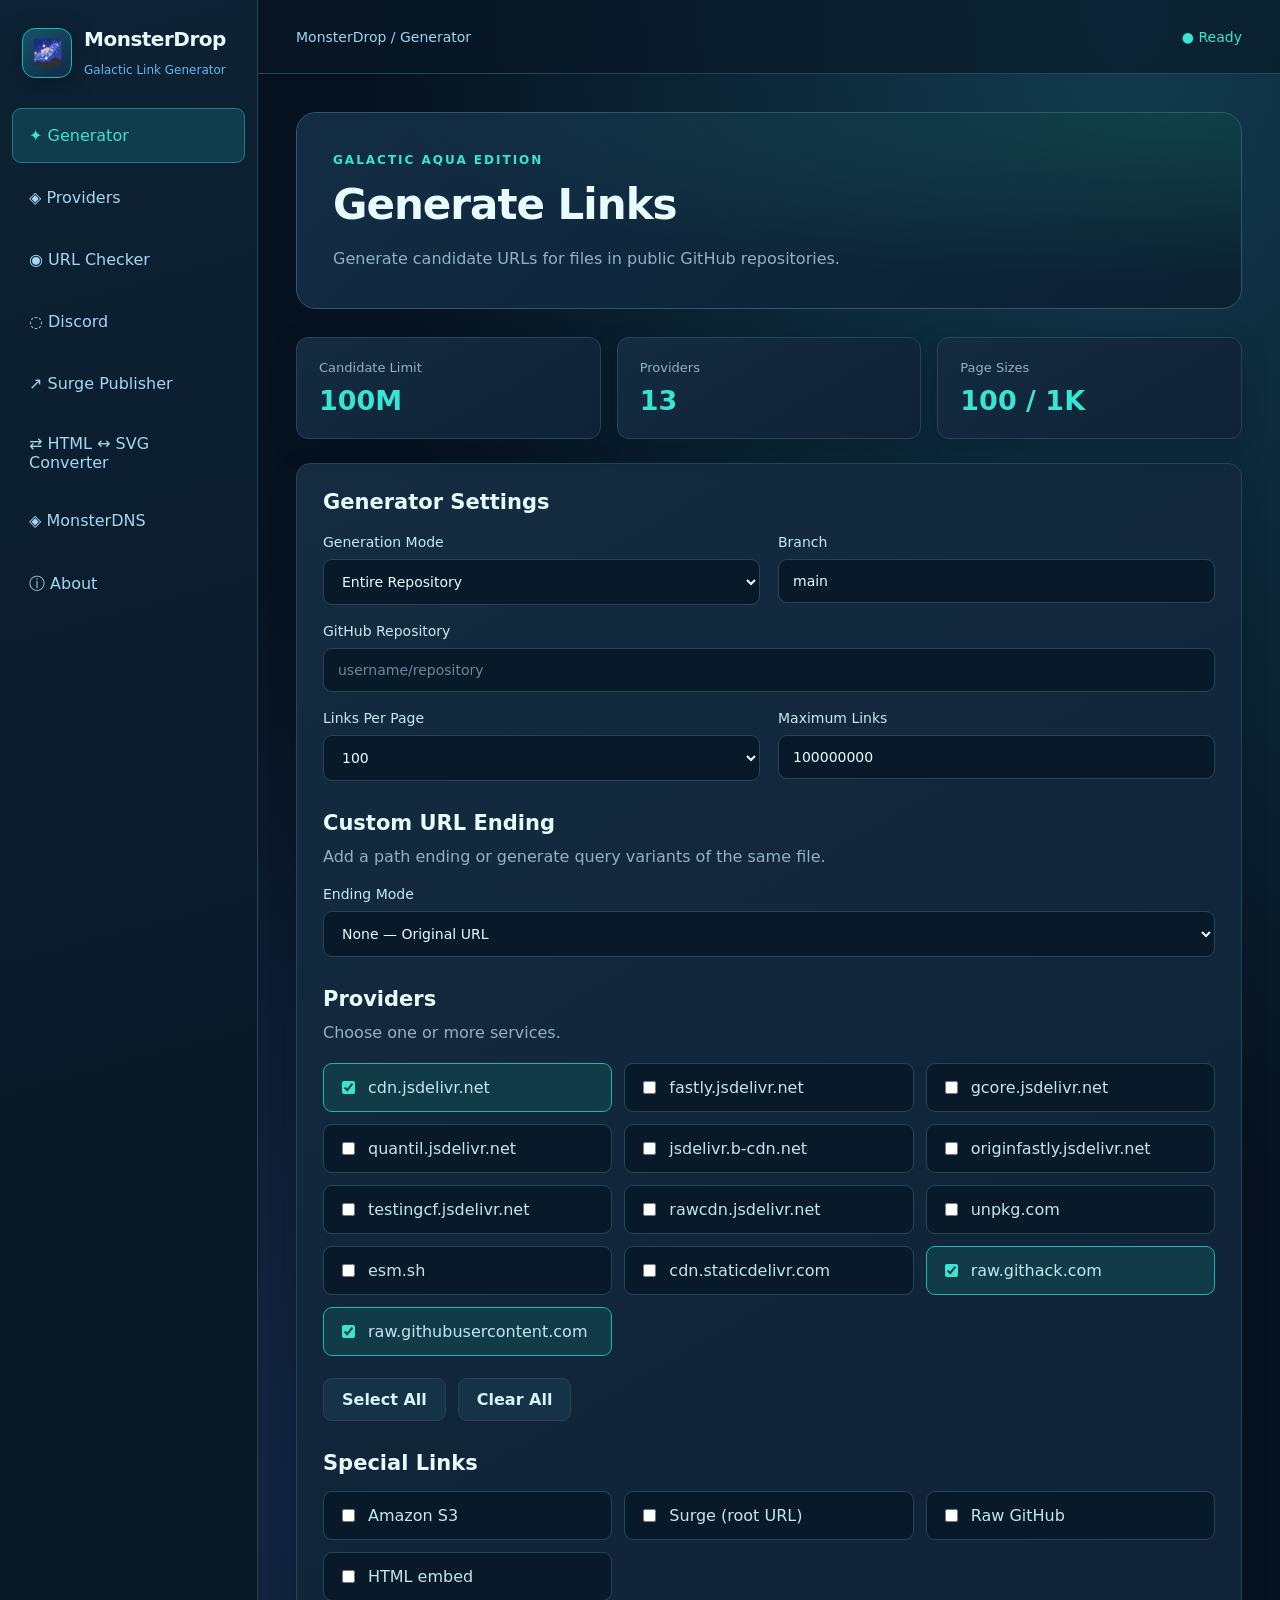
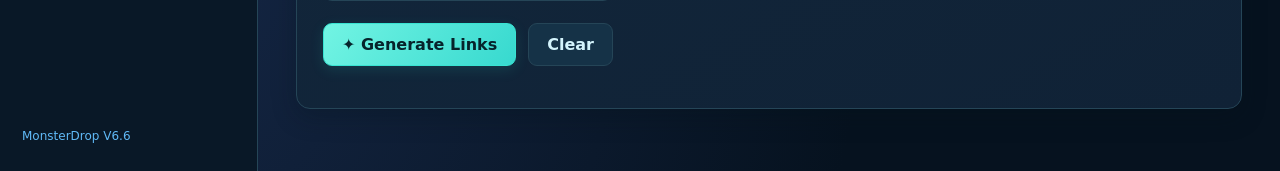
<file: index.html>
<!DOCTYPE html>
<html lang="en">
<head>
<meta charset="UTF-8">
<meta name="viewport" content="width=device-width, initial-scale=1">
<meta name="theme-color" content="#081824">
<title>Clever</title>
<link rel="icon" type="image/png" href="[data-uri]">
<link rel="stylesheet" href="./style.css?v=66">
<script src="./app.js?v=72" defer></script>
<script src="./connection-settings.js?v=1" defer></script>
<style>
.converter-nav {
  display:block;
  width:100%;
  min-height:55px;
  padding:15px 16px;
  border:1px solid transparent;
  border-radius:9px;
  color:#a3d7f2;
  background:transparent;
  text-decoration:none;
  font-size:16px;
}
.converter-nav:hover {
  background:#102d3c;
}
.discord-frame {
  display:block;
  width:100%;
  height:78vh;
  min-height:600px;
  border:0;
  border-radius:12px;
  background:#081824;
}
</style>
</head>
<body>
<div class="app">
<aside class="sidebar">
  <div class="brand">
    <div class="brand-icon">🌌</div>
    <div>
      <h2>MonsterDrop</h2>
      <small>Galactic Link Generator</small>
    </div>
  </div>

  <nav>
    <button class="nav active" data-view="generator">✦ Generator</button>
    <button class="nav" data-view="presets">◈ Providers</button>
    <button class="nav" data-view="checker">◉ URL Checker</button>
    <button class="nav" data-view="discord">◌ Discord</button>
    <button class="nav" data-view="publisher">↗ Surge Publisher</button>
    <a class="converter-nav" href="./s3.html">⇄ HTML ↔ SVG Converter</a>
    <a class="converter-nav" href="./freedns-batch.html">◈ MonsterDNS</a>
    <button class="nav" data-view="about">ⓘ About</button>
  </nav>

  <div class="sidebar-bottom">MonsterDrop V6.6</div>
</aside>

<main class="main">
<header class="topbar">
  <span id="pageTitle">MonsterDrop / Generator</span>
  <span class="status">● Ready</span>
</header>

<div class="content">
<section id="generatorView">
  <div class="heading">
    <span class="eyebrow">GALACTIC AQUA EDITION</span>
    <h1>Generate Links</h1>
    <p>Generate candidate URLs for files in public GitHub repositories.</p>
  </div>

  <div class="stats">
    <div class="stat"><span>Candidate Limit</span><strong>100M</strong></div>
    <div class="stat"><span>Providers</span><strong>13</strong></div>
    <div class="stat"><span>Page Sizes</span><strong>100 / 1K</strong></div>
  </div>

  <form id="generatorForm" class="panel">
    <h2>Generator Settings</h2>

    <div class="form-grid">
      <label>Generation Mode
        <select id="mode">
          <option value="repository">Entire Repository</option>
          <option value="file">Single File</option>
        </select>
      </label>

      <label id="branchField">Branch
        <input id="branch" value="main" required>
      </label>

      <label id="repoField" class="full">GitHub Repository
        <input id="repo" placeholder="username/repository" required>
      </label>

      <label id="fileField" class="full" hidden>File Path
        <input id="file" placeholder="folder/index.html">
      </label>

      <label>Links Per Page
        <select id="pageSize">
          <option value="100">100</option>
          <option value="1000">1,000</option>
        </select>
      </label>

      <label>Maximum Links
        <input id="limit" type="number" min="1"
          max="100000000" value="100000000">
      </label>
    </div>

    <div class="provider-heading">
      <h2>Custom URL Ending</h2>
      <p class="muted">Add a path ending or generate query variants of the same file.</p>
    </div>

    <div class="form-grid">
      <label class="full">Ending Mode
        <select id="endingMode">
          <option value="none">None — Original URL</option>
          <option value="custom">Custom Ending</option>
          <option value="sequential">Sequential Numbers</option>
          <option value="random">Random Numbers</option>
          <option value="query">Query Parameters (Batch)</option>
          <option value="randomQuery">Random Query Parameters</option>
          <option value="bareQuery">Bare Query Numbers (?1, ?2, …)</option>
        </select>
      </label>

      <label id="queryTemplateField" class="full" hidden>
        Query Template
        <input id="queryTemplate" maxlength="1000"
          value="submission_id=2889997&amp;module_item_id=906893735386{n}&amp;user_id=339963867&amp;download=1">
        <small class="muted">Put {n} in a value to number the URLs. Each URL points to the same file.</small>
      </label>

      <label id="randomQueryTemplateField" class="full" hidden>
        Random Query Template
        <input id="randomQueryTemplate" maxlength="1000"
          value="submission_id={rand:7}&amp;module_item_id={rand:12}&amp;user_id={rand:9}&amp;download={rand:1}">
        <small class="muted">Use {rand:8} for eight random digits. Mix names, lengths, and fixed text, such as ref=id-{rand:6}&amp;download=1.</small>
      </label>

      <label id="queryShuffleField" class="provider-option" hidden>
        <input id="queryShuffle" type="checkbox" checked>
        Shuffle parameter order for each link
      </label>

      <label id="queryCountField" hidden>
        Variants Per File and Provider
        <input id="queryCount" type="number" min="1" max="100000000" value="100">
      </label>

      <label id="customEndingField" class="full" hidden>
        Custom Ending
        <input id="customEnding" value="123456">
      </label>

      <label id="startNumberField" hidden>
        Starting Number
        <input id="startNumber" type="number" min="0" value="1">
      </label>

      <label id="endingCountField" hidden>
        Endings Per File
        <input id="endingCount" type="number" min="1"
          max="100000000" value="10">
      </label>

      <label id="randomDigitsField" hidden>
        Random Digits
        <input id="randomDigits" type="number"
          min="1" max="12" value="6">
      </label>
    </div>

    <div class="provider-heading">
      <h2>Providers</h2>
      <p class="muted">Choose one or more services.</p>
    </div>

    <div id="providerGrid" class="provider-grid"></div>

    <div class="selection-actions">
      <button id="selectAll" type="button" class="secondary">Select All</button>
      <button id="clearProviders" type="button" class="secondary">Clear All</button>
    </div>

    <div class="provider-heading"><h2>Special Links</h2></div>
    <div id="specialGrid" class="provider-grid"></div>

    <div id="extraFields" class="form-grid extras" hidden>
      <label id="npmField" class="full" hidden>
        npm Package and Version
        <input id="npmPackage" placeholder="react@18.2.0">
      </label>

      <label id="s3Field" class="full" hidden>
        Public Amazon S3 Bucket
        <input id="s3Bucket" placeholder="my-public-bucket">
      </label>

      <label id="s3StyleField" class="full" hidden>S3 URL Format
        <select id="s3Style">
          <option value="virtual">Bucket subdomain</option>
          <option value="path">Path style (s3.amazonaws.com/bucket)</option>
        </select>
      </label>

      <label id="surgeField" class="full" hidden>
        Surge Domain
        <input id="surgeDomain" placeholder="example.surge.sh">
      </label>
    </div>

    <div class="actions">
      <button id="generate" class="primary" type="submit">✦ Generate Links</button>
      <button id="clear" class="secondary" type="button">Clear</button>
    </div>

    <div id="formError" class="error" role="alert" hidden></div>
    <p id="scanStatus" class="muted" role="status"></p>
  </form>

  <section id="results" class="panel" hidden>
    <div class="results-header">
      <div>
        <h2>Generated Links</h2>
        <p id="resultsSummary" class="muted"></p>
      </div>
      <div class="selection-actions">
        <button id="copyPage" class="secondary" type="button">Copy Page</button>
        <button id="copyAll" class="secondary" type="button">Copy All Links</button>
      </div>
    </div>

    <p id="hostingNote" class="muted" hidden></p>
    <p id="copyAllStatus" class="muted" role="status"></p>
    <div class="panel">
      <h2>Send to Discord Bot</h2>
      <div class="form-grid">
        <label>Links per selected provider, up to
          <input id="discordPerProvider" type="number" min="1" max="100000000" value="1000">
        </label>
        <label>Bot server URL
          <input id="discordServerURL" type="url" value="http://127.0.0.1:43130"
            placeholder="https://your-service.onrender.com" autocomplete="off">
        </label>
        <label>Connection key
          <input id="discordSenderCode" type="password" autocomplete="off"
            placeholder="MONSTERDROP_SEND_KEY from Render, or local helper code">
        </label>
      </div>
      <p class="muted">
        To use Discord with PowerShell closed, <a href="https://render.com/deploy?repo=https://github.com/Linky1234/MonsterDrop" target="_blank" rel="noopener noreferrer">set up the online bot server</a>.
        Enter your Discord bot token only in Render's DISCORD_BOT_TOKEN field.
        After deployment, paste the service's HTTPS URL above and its MONSTERDROP_SEND_KEY as your connection key.
        Keep the key private. Open MonsterDrop directly on GitHub Pages if the embedded page cannot connect.
      </p>
      <p class="muted">
        Sends available results from every page, up to your quantity per provider.
        For 1,000 per provider, generate at least 1,000 variants and raise Maximum Links to cover all providers.
      </p>
      <p class="muted">
        Destination channel: 1501072686921683034.
        The bot posts a summary and attaches monsterdrop-links.txt.
      </p>
      <button id="sendDiscord" type="button" class="primary">Send to Discord Bot</button>
      <p id="discordSendStatus" class="muted" role="status"></p>
    </div>

    <div id="linkList" class="link-list"></div>

    <div class="pagination">
      <button id="prev" class="secondary" type="button">Previous</button>
      <span id="pageLabel">Page 1</span>
      <button id="next" class="secondary" type="button">Next</button>
    </div>
  </section>
</section>

<section id="presetsView" hidden>
  <div class="heading">
    <span class="eyebrow">LINK SERVICES</span>
    <h1>Providers</h1>
    <p>Choose a provider for the generator.</p>
  </div>
  <div id="presetCards" class="preset-grid"></div>
</section>

<section id="checkerView" hidden>
  <div class="heading">
    <span class="eyebrow">URL DIAGNOSTICS</span>
    <h1>URL Checker</h1>
    <p>Choose content filters to check, or run browser connectivity checks below.</p>
  </div>

  <div class="panel">
    <h2>Blocker Checker</h2>

    <p class="muted">
      Choose Lightspeed, FortiGuard, GoGuardian, Linewize, Blocksi,
      Blocksi AI, Senso, LanSchool, or Cisco Talos inside the checker below.
      Only selected filters are checked.
    </p>

    <p class="muted">
      Deploy the checker once on Render using render-filter-checker.yaml, then enter its HTTPS address below.
      Results use smartfoloo’s category rules and may differ from your school’s custom policy.
      Unavailable lookup services may return errors.
    </p>

    <label>Checker server URL
      <input id="filterCheckerURL" type="url" placeholder="https://monsterdrop-filter-checker.onrender.com">
    </label>
    <div class="actions">
      <button id="loadFilterChecker" type="button" class="primary">
        Open blocker checker
      </button>

      <a id="filterCheckerLink" class="secondary" hidden
        target="_blank" rel="noopener noreferrer">
        Open in a separate tab
      </a>
    </div>

    <p id="filterCheckerStatus" class="muted" role="status"></p>

    <iframe id="filterCheckerFrame"
      title="smartfoloo content filter checker"
      style="width:100%;height:1000px;border:0;border-radius:12px;background:#fff"
      hidden></iframe>

    <p class="muted">
      If the panel stays blank, use the separate-tab link.
      The hosted checker can take a moment to start.
      <a href="https://github.com/smartfoloo/filter-checker"
        target="_blank" rel="noopener noreferrer">
        Checker source by smartfoloo
      </a>
    </p>
  </div>

  <div class="panel">
    <h2>Browser Connectivity Check</h2>

    <p class="muted">
      Enter one URL per line, up to 100 URLs.
      This tool does not determine school filtering classifications.
    </p>

    <label class="full">URLs to Check
      <textarea id="checkerInput" rows="9"
        placeholder="https://example.com&#10;https://github.com"></textarea>
    </label>

    <div class="actions">
      <button id="checkUrls" type="button" class="primary">◉ Check URLs</button>
      <button id="clearChecker" type="button" class="secondary">Clear</button>
    </div>

    <p id="checkerStatus" class="muted" role="status"></p>
  </div>

  <section id="checkerResults" class="panel" hidden>
    <div class="results-header">
      <div>
        <h2>Check Results</h2>
        <p id="checkerSummary" class="muted"></p>
      </div>
      <button id="copyCheckerResults"
        class="secondary" type="button">Copy Results</button>
    </div>
    <div id="checkerList" class="link-list"></div>
  </section>

  <div class="panel">
    <h2>Understanding Results</h2>
    <p class="muted">
      Reachable means the browser received a successful HTTP response.
      HTTP Error means an error status was received.
      Inconclusive means browser restrictions, networking, or timeout
      prevented a reliable result.
    </p>
  </div>
</section>

<section id="discordView" hidden>
  <div class="heading">
    <span class="eyebrow">COMMUNITY</span>
    <h1>Discord</h1>
    <p>Select a server, then browse its available channels.</p>
  </div>

  <div class="panel">
    <label>Selected Server
      <select id="discordServer">
        <option value="https://e.widgetbot.io/channels/1468487779456389163/1500350433216954429">
          Server 1 — Hw Helpers
        </option>
        <option value="https://e.widgetbot.io/channels/1502282082335068160/1502282892372606987">
          Server 2 — Temp unavailable
        </option>
        <option value="https://e.widgetbot.io/channels/1548495219001925655/1548715605656338432">
          Server 3 —Yut
        </option>
        <option value="https://e.widgetbot.io/channels/1505701343002886256/1551444649028096102">
          Server 4 — Linklet-Hub
        </option>
        <option value="https://e.widgetbot.io/channels/1478613147462926459/1478634852822810664">
          Server 5 — Temp anavilable unavailable
        </option>
      </select>
    </label>

    <p class="muted">
      Use the channel list inside the widget to switch channels.
      Only channels enabled for WidgetBot are available.
    </p>

    <iframe id="discordFrame" class="discord-frame"
      title="Discord server channels via WidgetBot"
      allow="clipboard-write; fullscreen" allowfullscreen></iframe>
  </div>
</section>

<section id="publisherView" hidden>
  <div class="heading">
    <span class="eyebrow">PUBLISH</span>
    <h1>Surge Publisher</h1>
    <p>Publish your chosen GitHub file at new Surge root URLs.</p>
  </div>

  <div class="panel">
    <label>Publisher server URL
      <input id="publisherServerURL" type="url" value="http://127.0.0.1:43127"
        placeholder="https://your-surge-publisher.onrender.com" autocomplete="off">
    </label>
    <label>Connection key
      <input id="helperCode" type="password" autocomplete="off"
        placeholder="MONSTERDROP_SURGE_KEY from Render, or local helper code">
    </label>

    <div class="actions">
      <button id="connectHelper" class="secondary" type="button">
        Connect publisher
      </button>
    </div>

    <p id="helperStatus" role="status" class="muted">
      For online publishing, deploy render-surge.yaml as a separate Render Blueprint.
      Set SURGE_TOKEN privately in Render. Paste that service's HTTPS URL above and
      its MONSTERDROP_SURGE_KEY as the connection key. Keep this tab open during batches;
      your computer's terminal can stay closed when using the online server.
      For local publishing, use the localhost URL and the code printed by the helper.
    </p>
  </div>

  <form id="publishForm" class="panel">
    <div class="form-grid">
      <label class="full">Repository
        <input id="publishRepo"
          placeholder="sirhelp1234/Nocturn" required>
      </label>

      <label>Branch
        <input id="publishBranch" value="main" required>
      </label>

      <label>File path
        <input id="publishFile"
          placeholder="Nocturne.html" required>
      </label>

      <label>Number of links
        <input id="publishCount" type="number"
          min="1" max="1000" value="1" required>
      </label>
    </div>

    <p class="muted">
      Creates public deployments. HTML and SVG files from public
      repositories are supported; sites requiring a build must be built first.
    </p>

    <p class="muted">
      When the batch ends, published links are automatically attached in Discord channel
      1501072686921683034. Failed deployments are excluded; inconclusive HTTP checks
      are listed separately. Set DISCORD_BOT_TOKEN privately in the Surge publisher's
      Render environment to enable delivery.
    </p>

    <div class="actions">
      <button id="publishSites" class="primary"
        type="submit" disabled>Publish sites</button>
    </div>

    <p id="publishStatus" role="status" class="muted"></p>
    <div id="publishResults" class="link-list"></div>

    <label>HTTP-checked links
      <textarea id="publishedLinks" rows="5" readonly></textarea>
    </label>

    <button id="copyPublished" type="button" class="secondary">
      Copy checked links
    </button>
  </form>
</section>

<section id="aboutView" hidden>
  <div class="heading">
    <span class="eyebrow">ABOUT</span>
    <h1>MonsterDrop</h1>
  </div>

  <div class="panel">
    <h2>Galactic Aqua Link Generator</h2>
    <p>MonsterDrop generates candidate links for public GitHub files.</p>
    <p>The URL Checker provides browser-based connectivity diagnostics.</p>
    <p>The HTML ↔ SVG Converter transforms markup locally in your browser.</p>
    <p>Generated links are not guaranteed to work.</p>
  </div>
</section>
</div>
</main>
</div>

<script>
window.addEventListener("DOMContentLoaded", () => {
  const checkerURL = document.getElementById("filterCheckerURL");
  const checkerStorage = "monsterdrop.filterCheckerURL";
  try {
    checkerURL.value = localStorage.getItem(checkerStorage) || "";
  } catch {}

  document.getElementById("loadFilterChecker").addEventListener("click", () => {
    const status = document.getElementById("filterCheckerStatus");
    let url;
    try {
      url = new URL(checkerURL.value.trim());
      if (url.protocol !== "https:" || url.username || url.password ||
          url.pathname !== "/" || url.search || url.hash) throw new Error();
    } catch {
      status.textContent = "Enter the Render service’s HTTPS address without a path.";
      return;
    }

    try { localStorage.setItem(checkerStorage, url.origin); } catch {}
    const frame = document.getElementById("filterCheckerFrame");
    const link = document.getElementById("filterCheckerLink");
    link.href = url.origin;
    link.hidden = false;
    if (frame.src !== url.href) frame.src = url.href;
    frame.hidden = false;
    status.textContent = "Opening the hosted checker. If the panel stays blank, open it in a separate tab.";
  });

  const originalSetView = setView;
  const discordView = document.getElementById("discordView");
  const publisherView = document.getElementById("publisherView");
  const discordFrame = document.getElementById("discordFrame");
  const discordServer = document.getElementById("discordServer");

  function loadDiscord() {
    if (
      discordFrame.getAttribute("src") !==
      discordServer.value
    ) {
      discordFrame.src = discordServer.value;
    }
  }

  setView = function (name) {
    discordView.hidden = name !== "discord";
    publisherView.hidden = name !== "publisher";

    if (name !== "discord" && name !== "publisher") {
      originalSetView(name);
      return;
    }

    for (const view of [
      "generator",
      "presets",
      "checker",
      "about"
    ]) {
      document.getElementById(view + "View").hidden = true;
    }

    document.querySelectorAll(".nav").forEach(button => {
      button.classList.toggle(
        "active",
        button.dataset.view === name
      );
    });

    document.getElementById("pageTitle").textContent =
      "MonsterDrop / " +
      (name === "discord" ? "Discord" : "Surge Publisher");

    if (name === "discord") {
      loadDiscord();
    }

    if (name === "publisher") {
      if (!document.getElementById("publishRepo").value) {
        document.getElementById("publishRepo").value =
          document.getElementById("repo").value;
      }

      if (!document.getElementById("publishFile").value) {
        document.getElementById("publishFile").value =
          document.getElementById("file").value;
      }
    }
  };

  function openLinkedView() {
    const view = window.location.hash.slice(1);
    const views = ["generator", "presets", "checker", "discord", "publisher", "about"];
    if (views.includes(view)) setView(view);
  }

  window.addEventListener("hashchange", openLinkedView);
  openLinkedView();

  discordServer.addEventListener("change", loadDiscord);

  let helperURL = "";
  const el = id => document.getElementById(id);

  let helperToken = "";
  let pollTimer;
  let activeJobId = "";
  let connecting = false;

  async function helperRequest(route, data) {
    const response = await fetch(helperURL + route, {
      method: data ? "POST" : "GET",
      credentials: "omit",
      headers: {
        "X-MonsterDrop-Token": helperToken,
        ...(data
          ? { "Content-Type": "application/json" }
          : {})
      },
      ...(data
        ? { body: JSON.stringify(data) }
        : {}),
      signal: AbortSignal.timeout(120000)
    });

    let result;
    try { result = await response.json(); } catch {
      throw new Error("The publisher server is not ready. Wait for it to wake up, then reconnect.");
    }

    if (!response.ok) {
      throw new Error(
        result.error || "Helper request failed."
      );
    }

    return result;
  }

  function showJob(job) {
    if (!job) return;

    activeJobId = job.id;

    const running = job.state === "running";

    el("publishSites").disabled =
      running || !helperToken;

    el("connectHelper").disabled = running;
    el("publisherServerURL").disabled = running;
    el("helperCode").disabled = running;

    el("publishStatus").textContent =
      (running ? (job.phase === "notifying" ? "Sending results to Discord" : "Publishing") : "Batch " + job.state) +
      ": " + job.results.length + " of " + job.count +
      (job.error ? ". " + job.error : "") +
      (
        running
          ? (helperURL.startsWith("https:") ? ". Keep this tab open to monitor progress." : ". Keep PowerShell open.")
          : ". HTTP checks do not test every app feature."
      );

    if (job.discord) {
      const messages = {
        waiting: " Discord will receive published links when the batch ends.",
        sending: " Sending the results to Discord…",
        sent: " Published links sent to Discord.",
        skipped: " No published links to send.",
        failed: " Discord delivery failed: " + job.discord.error + " Published links remain available below."
      };
      el("publishStatus").textContent += messages[job.discord.state] || "";
      if (job.discord.state === "sent" &&
          /^https:\/\/discord\.com\/channels\/1468487779456389163\/1501072686921683034\/\d+$/.test(job.discord.messageURL || "")) {
        const link = document.createElement("a");
        link.href = job.discord.messageURL;
        link.target = "_blank";
        link.rel = "noopener noreferrer";
        link.textContent = " Open Discord message";
        el("publishStatus").append(link);
      }
    }

    const rows = job.results.map(item => {
      const row = document.createElement("div");
      row.className = "link-item";

      const info = document.createElement("div");
      info.className = "link-info";

      const label = document.createElement("small");
      label.textContent =
        item.status +
        (item.error ? " — " + item.error : "");

      info.append(label);

      if (item.status !== "Failed") {
        const link = document.createElement("a");
        link.href = item.url;
        link.textContent = item.url;
        link.target = "_blank";
        link.rel = "noopener noreferrer";
        info.append(link);
      }

      row.append(info);
      return row;
    });

    el("publishResults").replaceChildren(...rows);

    el("publishedLinks").value = job.results
      .filter(item =>
        item.status === "Published and HTTP-checked"
      )
      .map(item => item.url)
      .join("\n");

    clearTimeout(pollTimer);

    if (running) {
      pollTimer = setTimeout(pollJob, 2000);
    }
  }

  async function pollJob() {
    try {
      const result = await helperRequest("/job");

      if (
        !result.job ||
        result.job.id !== activeJobId
      ) {
        throw new Error(
          "The helper restarted. Reconnect to check its current state."
        );
      }

      showJob(result.job);
    } catch (error) {
      el("helperStatus").textContent =
        "Connection lost: " + error.message +
        " Publishing may still be running. " +
        "Reconnect before starting another batch.";

      el("publishSites").disabled = true;
      el("connectHelper").disabled = false;
    }
  }

  el("connectHelper").addEventListener("click", async () => {
    if (connecting) return;

    clearTimeout(pollTimer);

    try {
      const url = new URL(el("publisherServerURL").value.trim());
      if ((url.protocol !== "https:" && url.origin !== "http://127.0.0.1:43127") ||
          url.username || url.password || url.pathname !== "/" || url.search || url.hash) {
        throw new Error("Use the HTTPS publisher address without a path, or the local helper URL.");
      }
      helperURL = url.origin;
    } catch (error) {
      el("helperStatus").textContent = error.message;
      return;
    }
    helperToken = el("helperCode").value.trim();

    if (!helperToken) {
      el("helperStatus").textContent =
        "Paste MONSTERDROP_SURGE_KEY from Render, or the local helper code.";
      return;
    }

    connecting = true;

    el("connectHelper").disabled = true;
    el("publishSites").disabled = true;

    el("helperStatus").textContent =
      "Connecting… A sleeping online server may take about a minute.";

    try {
      const result = await helperRequest("/health");

      el("helperStatus").textContent =
        helperURL.startsWith("https:")
          ? "Online publisher connected. PowerShell can stay closed."
          : "Local helper connected. Keep PowerShell open.";

      el("publishSites").disabled = false;
      el("connectHelper").disabled = false;
      el("publisherServerURL").disabled = false;
      el("helperCode").disabled = false;

      if (result.job) {
        showJob(result.job);
      }
    } catch (error) {
      helperToken = "";

      el("helperStatus").textContent =
        "Could not connect: " + error.message +
        " Check the server URL, connection key, and Render deployment status. " +
        "Open MonsterDrop directly on GitHub Pages " +
        "if an embedded view blocks it.";

      el("connectHelper").disabled = false;
    } finally {
      connecting = false;
    }
  });

  for (const id of ["publisherServerURL", "helperCode"]) {
    el(id).addEventListener("input", () => {
      helperToken = "";
      el("publishSites").disabled = true;
      el("helperStatus").textContent = "Connection settings changed. Click Connect publisher again.";
    });
  }

  el("publishForm").addEventListener("submit", async event => {
    event.preventDefault();

    if (
      !helperToken ||
      el("publishSites").disabled
    ) {
      return;
    }

    el("publishSites").disabled = true;
    el("connectHelper").disabled = true;
    el("publishStatus").textContent = "Starting batch…";

    try {
      const result = await helperRequest("/publish", {
        repo: el("publishRepo").value.trim(),
        branch: el("publishBranch").value.trim(),
        file: el("publishFile").value.trim(),
        count: Number(el("publishCount").value)
      });

      showJob(result.job);
    } catch (error) {
      el("publishStatus").textContent =
        error.message +
        " Reconnect before retrying; " +
        "a batch might already have started.";

      el("connectHelper").disabled = false;
    }
  });

  el("copyPublished").addEventListener("click", async () => {
    try {
      await navigator.clipboard.writeText(
        el("publishedLinks").value
      );

      el("publishStatus").textContent =
        "Checked links copied.";
    } catch {
      el("publishStatus").textContent =
        "Select and copy the links from the text box.";
    }
  });
});
</script>
</body>
</html>
</file>
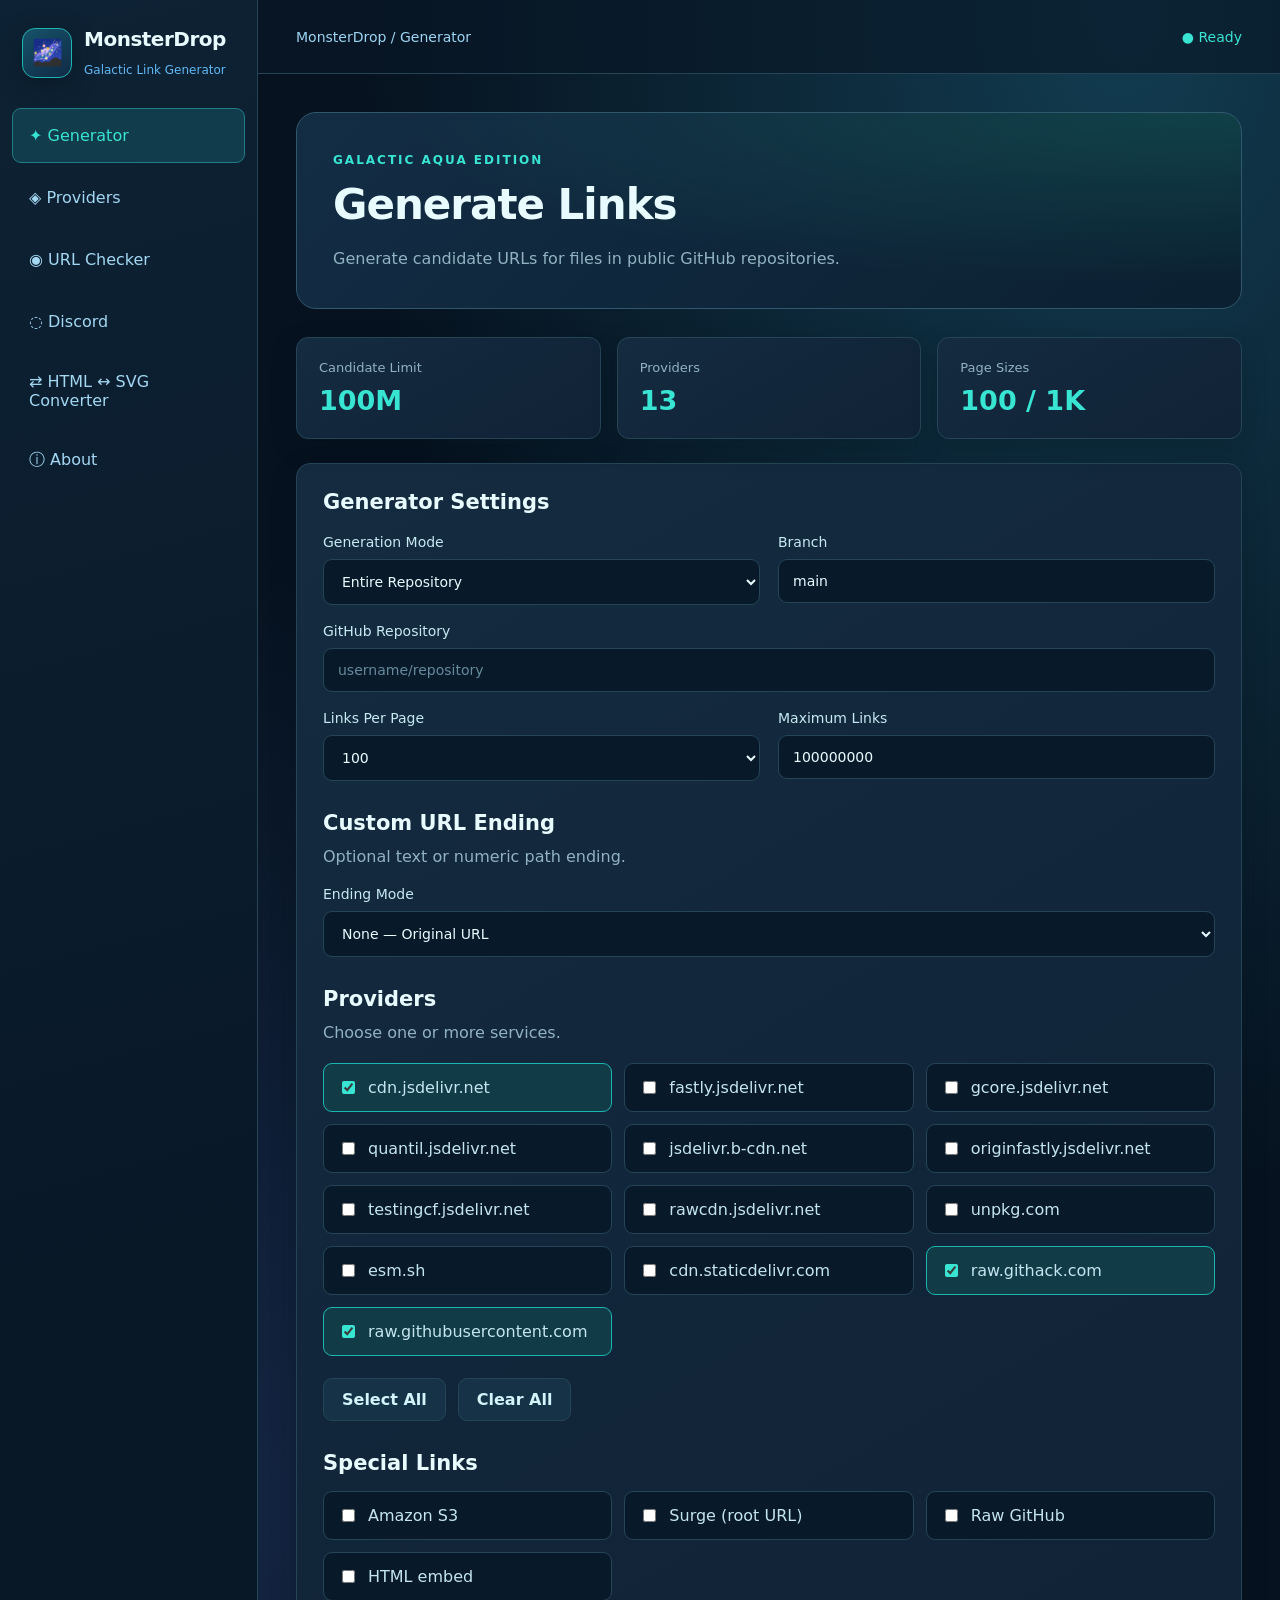
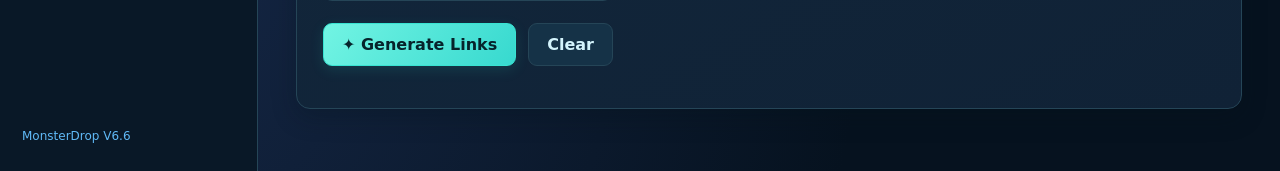
<file: andex.html>
<!DOCTYPE html>
<html lang="en">
<head>
<meta charset="UTF-8">
<meta name="viewport" content="width=device-width, initial-scale=1">
<meta name="theme-color" content="#081824">
<title>MonsterDrop V6.6</title>
<link rel="stylesheet" href="./style.css?v=65">
<script src="./app.js?v=64" defer></script>
<style>
.converter-nav {
  display:block;
  width:100%;
  min-height:55px;
  padding:15px 16px;
  border:1px solid transparent;
  border-radius:9px;
  color:#a3d7f2;
  background:transparent;
  text-decoration:none;
  font-size:16px;
}
.converter-nav:hover { background:#102d3c; }
.discord-frame {
  display:block;
  width:100%;
  height:78vh;
  min-height:600px;
  border:0;
  border-radius:12px;
  background:#081824;
}
</style>
</head>
<body>
<div class="app">
<aside class="sidebar">
  <div class="brand">
    <div class="brand-icon">🌌</div>
    <div>
      <h2>MonsterDrop</h2>
      <small>Galactic Link Generator</small>
    </div>
  </div>
  <nav>
    <button class="nav active" data-view="generator">✦ Generator</button>
    <button class="nav" data-view="presets">◈ Providers</button>
    <button class="nav" data-view="checker">◉ URL Checker</button>
    <button class="nav" data-view="discord">◌ Discord</button>
    <a class="converter-nav" href="./s3.html">⇄ HTML ↔ SVG Converter</a>
    <button class="nav" data-view="about">ⓘ About</button>
  </nav>
  <div class="sidebar-bottom">MonsterDrop V6.6</div>
</aside>

<main class="main">
<header class="topbar">
  <span id="pageTitle">MonsterDrop / Generator</span>
  <span class="status">● Ready</span>
</header>

<div class="content">
<section id="generatorView">
  <div class="heading">
    <span class="eyebrow">GALACTIC AQUA EDITION</span>
    <h1>Generate Links</h1>
    <p>Generate candidate URLs for files in public GitHub repositories.</p>
  </div>

  <div class="stats">
    <div class="stat"><span>Candidate Limit</span><strong>100M</strong></div>
    <div class="stat"><span>Providers</span><strong>13</strong></div>
    <div class="stat"><span>Page Sizes</span><strong>100 / 1K</strong></div>
  </div>

  <form id="generatorForm" class="panel">
    <h2>Generator Settings</h2>

    <div class="form-grid">
      <label>Generation Mode
        <select id="mode">
          <option value="repository">Entire Repository</option>
          <option value="file">Single File</option>
        </select>
      </label>

      <label>Branch
        <input id="branch" value="main" required>
      </label>

      <label class="full">GitHub Repository
        <input id="repo" placeholder="username/repository" required>
      </label>

      <label id="fileField" class="full" hidden>File Path
        <input id="file" placeholder="folder/index.html">
      </label>

      <label>Links Per Page
        <select id="pageSize">
          <option value="100">100</option>
          <option value="1000">1,000</option>
        </select>
      </label>

      <label>Maximum Links
        <input id="limit" type="number" min="1"
               max="100000000" value="100000000">
      </label>
    </div>

    <div class="provider-heading">
      <h2>Custom URL Ending</h2>
      <p class="muted">Optional text or numeric path ending.</p>
    </div>

    <div class="form-grid">
      <label class="full">Ending Mode
        <select id="endingMode">
          <option value="none">None — Original URL</option>
          <option value="custom">Custom Ending</option>
          <option value="sequential">Sequential Numbers</option>
          <option value="random">Random Numbers</option>
        </select>
      </label>

      <label id="customEndingField" class="full" hidden>Custom Ending
        <input id="customEnding" value="123456">
      </label>

      <label id="startNumberField" hidden>Starting Number
        <input id="startNumber" type="number" min="0" value="1">
      </label>

      <label id="endingCountField" hidden>Endings Per File
        <input id="endingCount" type="number" min="1"
               max="100000000" value="10">
      </label>

      <label id="randomDigitsField" hidden>Random Digits
        <input id="randomDigits" type="number" min="1"
               max="12" value="6">
      </label>
    </div>

    <div class="provider-heading">
      <h2>Providers</h2>
      <p class="muted">Choose one or more services.</p>
    </div>

    <div id="providerGrid" class="provider-grid"></div>

    <div class="selection-actions">
      <button id="selectAll" type="button" class="secondary">Select All</button>
      <button id="clearProviders" type="button" class="secondary">Clear All</button>
    </div>

    <div class="provider-heading">
      <h2>Special Links</h2>
    </div>

    <div id="specialGrid" class="provider-grid"></div>

    <div id="extraFields" class="form-grid extras" hidden>
      <label id="npmField" class="full" hidden>npm Package and Version
        <input id="npmPackage" placeholder="react@18.2.0">
      </label>

      <label id="s3Field" class="full" hidden>Public Amazon S3 Bucket
        <input id="s3Bucket" placeholder="my-public-bucket">
      </label>

      <label id="surgeField" class="full" hidden>Surge Domain
        <input id="surgeDomain" placeholder="example.surge.sh">
      </label>
    </div>

    <div class="actions">
      <button id="generate" class="primary" type="submit">✦ Generate Links</button>
      <button id="clear" class="secondary" type="button">Clear</button>
    </div>

    <div id="formError" class="error" role="alert" hidden></div>
    <p id="scanStatus" class="muted" role="status"></p>
  </form>

  <section id="results" class="panel" hidden>
    <div class="results-header">
      <div>
        <h2>Generated Links</h2>
        <p id="resultsSummary" class="muted"></p>
      </div>
      <button id="copyPage" class="secondary" type="button">Copy Page</button>
    </div>

    <div id="linkList" class="link-list"></div>

    <div class="pagination">
      <button id="prev" class="secondary" type="button">Previous</button>
      <span id="pageLabel">Page 1</span>
      <button id="next" class="secondary" type="button">Next</button>
    </div>
  </section>
</section>

<section id="presetsView" hidden>
  <div class="heading">
    <span class="eyebrow">LINK SERVICES</span>
    <h1>Providers</h1>
    <p>Choose a provider for the generator.</p>
  </div>
  <div id="presetCards" class="preset-grid"></div>
</section>

<section id="checkerView" hidden>
  <div class="heading">
    <span class="eyebrow">URL DIAGNOSTICS</span>
    <h1>URL Checker</h1>
    <p>Validate URL formatting and run browser-based reachability checks.</p>
  </div>

  <div class="panel">
    <h2>Check URLs</h2>
    <p class="muted">
      Enter one URL per line, up to 100 URLs.
      This tool does not determine school filtering classifications.
    </p>

    <label class="full">URLs to Check
      <textarea id="checkerInput" rows="9"
        placeholder="https://example.com&#10;https://github.com"></textarea>
    </label>

    <div class="actions">
      <button id="checkUrls" type="button" class="primary">◉ Check URLs</button>
      <button id="clearChecker" type="button" class="secondary">Clear</button>
    </div>

    <p id="checkerStatus" class="muted" role="status"></p>
  </div>

  <section id="checkerResults" class="panel" hidden>
    <div class="results-header">
      <div>
        <h2>Check Results</h2>
        <p id="checkerSummary" class="muted"></p>
      </div>
      <button id="copyCheckerResults" class="secondary"
              type="button">Copy Results</button>
    </div>
    <div id="checkerList" class="link-list"></div>
  </section>

  <div class="panel">
    <h2>Understanding Results</h2>
    <p class="muted">
      Reachable means the browser received a successful HTTP response.
      HTTP Error means an error status was received.
      Inconclusive means browser restrictions, networking, or timeout
      prevented a reliable result.
    </p>
  </div>
</section>

<section id="discordView" hidden>
  <div class="heading">
    <span class="eyebrow">COMMUNITY</span>
    <h1>Discord</h1>
    <p>Select a server, then browse its available channels.</p>
  </div>

  <div class="panel">
    <label>Selected Server
      <select id="discordServer">
        <option value="https://e.widgetbot.io/channels/1468487779456389163/1500350433216954429">
          Server 1 — Hw Helpers
        </option>
        <option value="https://e.widgetbot.io/channels/1502282082335068160/1502282892372606987">
          Server 2 — Temp unavailable
        </option>
        <option value="https://e.widgetbot.io/channels/1548495219001925655/1548715605656338432">
          Server 3 —Yut
        </option>
        <option value="https://e.widgetbot.io/channels/1505701343002886256/1551444649028096102">
          Server 4 — Linklet-Hub
        </option>
        <option value="https://e.widgetbot.io/channels/1478613147462926459/1478634852822810664">
          Server 5 — Temp anavilable unavailable
        </option>
      </select>
    </label>

    <p class="muted">
      Use the channel list inside the widget to switch channels.
      Only channels enabled for WidgetBot are available.
    </p>

    <iframe
      id="discordFrame"
      class="discord-frame"
      title="Discord server channels via WidgetBot"
      allow="clipboard-write; fullscreen"
      allowfullscreen>
    </iframe>
  </div>
</section>

<section id="aboutView" hidden>
  <div class="heading">
    <span class="eyebrow">ABOUT</span>
    <h1>MonsterDrop</h1>
  </div>

  <div class="panel">
    <h2>Galactic Aqua Link Generator</h2>
    <p>MonsterDrop generates candidate links for public GitHub files.</p>
    <p>The URL Checker provides browser-based connectivity diagnostics.</p>
    <p>The HTML ↔ SVG Converter transforms markup locally in your browser.</p>
    <p>Generated links are not guaranteed to work.</p>
  </div>
</section>
</div>
</main>
</div>

<script>
window.addEventListener("DOMContentLoaded", () => {
  const originalSetView = setView;
  const discordView = document.getElementById("discordView");
  const discordFrame = document.getElementById("discordFrame");
  const discordServer = document.getElementById("discordServer");

  function loadDiscord() {
    if (discordFrame.getAttribute("src") !== discordServer.value) {
      discordFrame.src = discordServer.value;
    }
  }

  setView = function (name) {
    discordView.hidden = name !== "discord";

    if (name !== "discord") {
      originalSetView(name);
      return;
    }

    for (const view of ["generator", "presets", "checker", "about"]) {
      document.getElementById(view + "View").hidden = true;
    }

    document.querySelectorAll(".nav").forEach(button => {
      button.classList.toggle(
        "active",
        button.dataset.view === "discord"
      );
    });

    document.getElementById("pageTitle").textContent =
      "MonsterDrop / Discord";

    loadDiscord();
  };

  discordServer.addEventListener("change", loadDiscord);
});
</script>
</body>
</html>
</file>
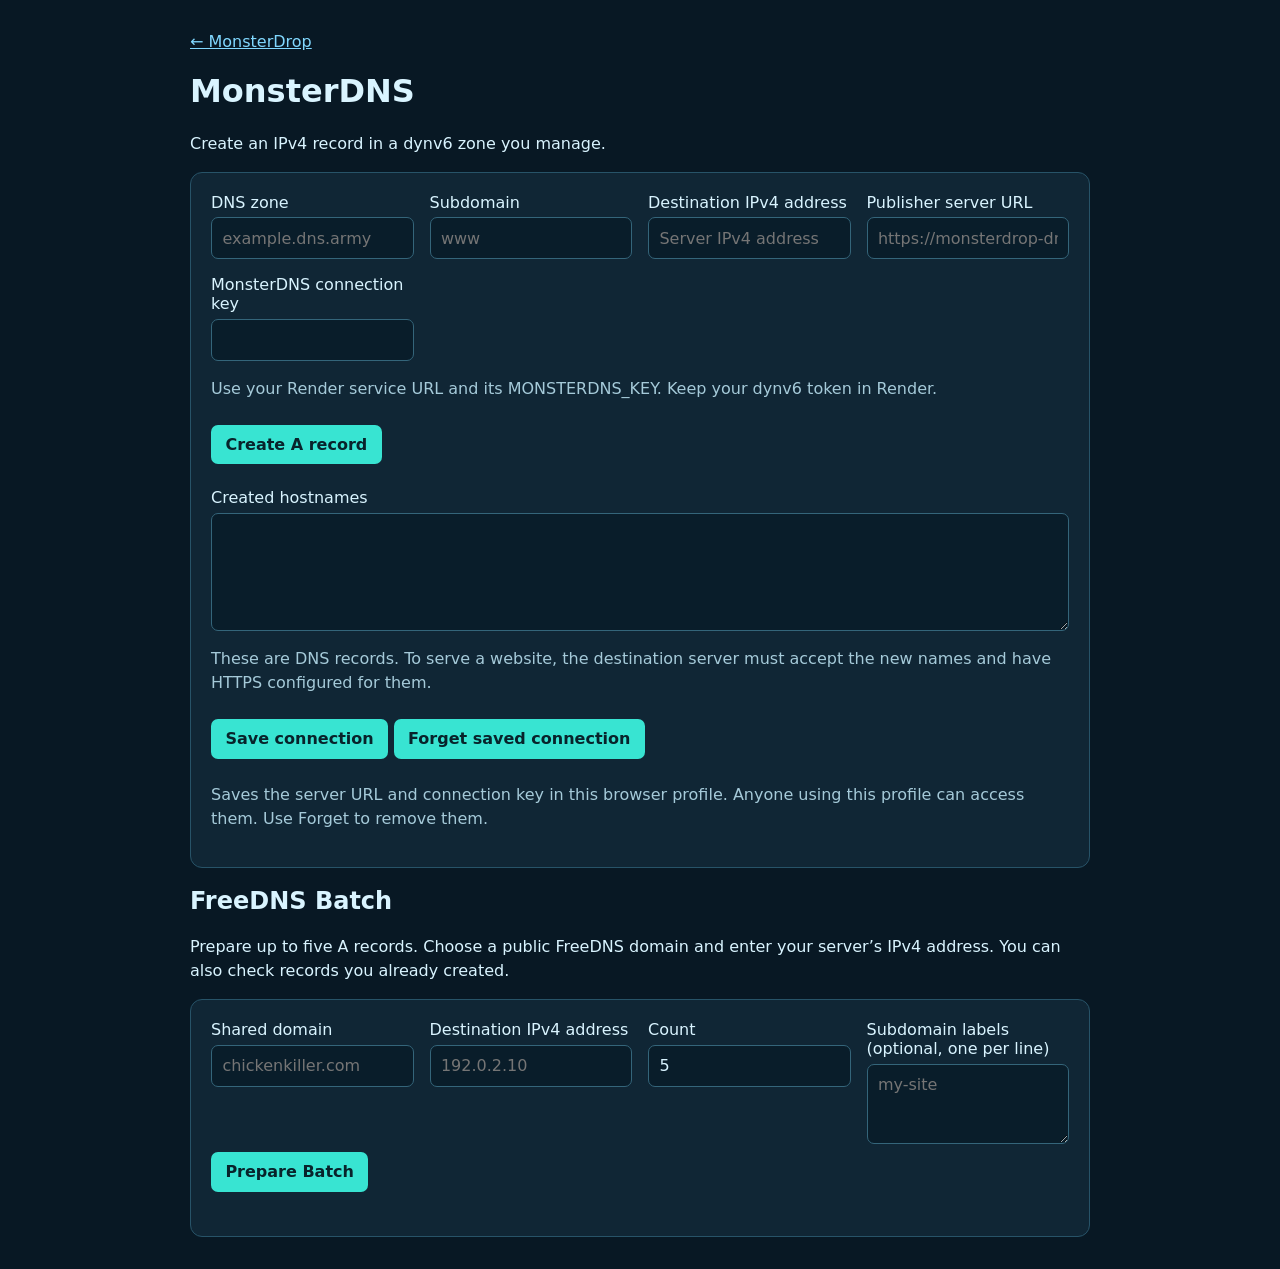
<file: freedns-batch.html>
<!doctype html>
<html lang="en">
<head>
<meta charset="utf-8">
<meta name="viewport" content="width=device-width, initial-scale=1">
<title>MonsterDrop · MonsterDNS</title>
<style>
  * { box-sizing: border-box; }
  body { margin: 0; background: #081824; color: #d9f4ff; font: 16px system-ui, sans-serif; }
  main { width: min(900px, 94%); margin: 2rem auto; }
  section, form { background: #102635; border: 1px solid #275368; border-radius: 12px; padding: 1.25rem; margin: 1rem 0; }
  p { line-height: 1.5; }
  .grid { display: grid; grid-template-columns: repeat(auto-fit, minmax(200px, 1fr)); gap: 1rem; }
  label { display: block; }
  input, select, textarea { display: block; width: 100%; margin-top: .35rem; padding: .65rem; border: 1px solid #34657a; border-radius: 7px; color: inherit; background: #091d2a; font: inherit; }
  button, .button { display: inline-block; padding: .65rem .9rem; margin: .5rem .35rem .5rem 0; border: 0; border-radius: 7px; background: #38e4d2; color: #08232b; font: inherit; font-weight: 700; cursor: pointer; text-decoration: none; }
  button:disabled { opacity: .55; cursor: default; }
  a { color: #81d8ff; }
  .scroll { overflow-x: auto; }
  table { width: 100%; border-collapse: collapse; text-align: left; }
  th, td { padding: .65rem; border-bottom: 1px solid #275368; }
  .muted { color: #a5cad9; }
</style>
<script src="./connection-settings.js?v=2" defer></script>
</head>
<body>
<main>
  <a href="./index.html">← MonsterDrop</a>
  <h1>MonsterDNS</h1>
  <p>Create an IPv4 record in a dynv6 zone you manage.</p>
  <form id="monsterDNSForm">
    <div class="grid">
      <label>DNS zone
        <input id="monsterDNSZone" placeholder="example.dns.army" required>
      </label>
      <label>Subdomain
        <input id="monsterDNSLabel" placeholder="www" maxlength="63" required>
      </label>
      <label>Destination IPv4 address
        <input id="monsterDNSIP" placeholder="Server IPv4 address" required>
      </label>
      <label>Publisher server URL
        <input id="monsterDNSURL" type="url" placeholder="https://monsterdrop-dns.onrender.com" required>
      </label>
      <label>MonsterDNS connection key
        <input id="monsterDNSCode" type="password" autocomplete="off" required>
      </label>
    </div>
    <p class="muted">Use your Render service URL and its MONSTERDNS_KEY. Keep your dynv6 token in Render.</p>
    <button id="monsterDNSCreate" type="submit">Create A record</button>
    <p id="monsterDNSStatus" role="status"></p>
    <ul id="monsterDNSResults"></ul>
    <label>Created hostnames
      <textarea id="monsterDNSNames" rows="5" readonly></textarea>
    </label>
    <p class="muted">These are DNS records. To serve a website, the destination server must accept the new names and have HTTPS configured for them.</p>
  </form>
  <h2>FreeDNS Batch</h2>
  <p>Prepare up to five A records. Choose a public FreeDNS domain and enter your server’s IPv4 address. You can also check records you already created.</p>

  <form id="batchForm">
    <div class="grid">
      <label>Shared domain
        <input id="domain" placeholder="chickenkiller.com" required>
      </label>
      <label>Destination IPv4 address
        <input id="ip" placeholder="192.0.2.10" required>
      </label>
      <label>Count
        <input id="count" type="number" min="1" max="5" value="5" required>
      </label>
      <label>Subdomain labels (optional, one per line)
        <textarea id="freeDNSLabels" rows="3" placeholder="my-site"></textarea>
      </label>
    </div>
    <button id="prepare" type="submit">Prepare Batch</button>
    <p id="formStatus" role="status"></p>
  </form>

  <section id="batch" hidden>
    <h2>Records to submit</h2>
    <p id="instructions"></p>
    <a class="button" href="https://freedns.afraid.org/subdomain/"
       target="_blank" rel="noopener noreferrer">Open FreeDNS</a>
    <button id="check" type="button">Check DNS</button>
    <p id="checkStatus" role="status"></p>
    <div class="scroll">
      <table>
        <thead>
          <tr><th>Subdomain field</th><th>Full hostname</th><th>DNS result</th></tr>
        </thead>
        <tbody id="records"></tbody>
      </table>
    </div>
    <p><a href="https://freedns.afraid.org/domain/registry/" target="_blank" rel="noopener noreferrer">Browse public FreeDNS domains</a></p>
    <label>DNS-matching URLs
      <textarea id="urls" rows="5" readonly></textarea>
    </label>
    <button id="copy" type="button" disabled>Copy URLs</button>
    <p id="copyStatus" role="status"></p>
    <div class="panel">
      <h3>Send verified DNS links to Discord</h3>
      <div class="grid">
        <label>Discord bot server URL
          <input id="discordServerURL" type="url" value="https://monsterdrop-discord.onrender.com">
        </label>
        <label>Discord connection key
          <input id="discordSenderCode" type="password" autocomplete="off">
        </label>
      </div>
      <button id="sendDiscord" type="button" disabled>Send to Discord Bot</button>
      <p id="freeDNSDiscordStatus" role="status"></p>
    </div>
    <p class="muted">A DNS match confirms the IPv4 answer from Google Public DNS. HTTPS requires your server to accept the hostname and have a valid certificate for it.</p>
  </section>
</main>
<script>
"use strict";
document.getElementById("monsterDNSForm").addEventListener("submit", async event => {
  event.preventDefault();
  const get = id => document.getElementById(id);
  const button = get("monsterDNSCreate");
  if (button.disabled) return;

  const status = get("monsterDNSStatus");
  const results = get("monsterDNSResults");
  const names = get("monsterDNSNames");
  const domain = get("monsterDNSZone").value.trim().toLowerCase().replace(/\.$/, "");
  const name = get("monsterDNSLabel").value.trim().toLowerCase();
  const ip = get("monsterDNSIP").value.trim();
  button.disabled = true;
  status.textContent = "Creating records…";
  results.replaceChildren();
  names.value = "";

  try {
    const server = new URL(get("monsterDNSURL").value.trim());
    if (server.protocol !== "https:" || server.username || server.password ||
        server.pathname !== "/" || server.search || server.hash) {
      throw Error("Use the HTTPS service address without a path.");
    }
    const response = await fetch(server.origin + "/records", {
      method: "POST",
      credentials: "omit",
      headers: {
        "Content-Type": "application/json",
        "X-MonsterDNS-Code": get("monsterDNSCode").value.trim()
      },
      body: JSON.stringify({ domain, name, ip }),
      signal: AbortSignal.timeout(120000)
    });
    const data = await response.json();
    if (!response.ok) throw new Error(data.error || "Record creation failed.");

    names.value = data.hostname;
    status.textContent = data.hostname + " — " + data.status + " at dynv6. DNS changes can take time to appear.";
  } catch (error) {
    status.textContent = error.name === "TypeError" || error.name === "TimeoutError"
      ? "Could not get a reply. Check whether your Render service is live, then check dynv6 before retrying."
      : error.message;
  } finally {
    button.disabled = false;
  }
});


const el = id => document.getElementById(id);
let batch;

function readSettings() {
  const domain = el("domain").value.trim().toLowerCase().replace(/\.$/, "");
  const ip = el("ip").value.trim();
  const count = Number(el("count").value);
  const labels = domain.split(".");
  const dnsLabel = /^[a-z0-9](?:[a-z0-9-]{0,61}[a-z0-9])?$/;

  if (domain.length > 242 || labels.length < 2 || !labels.every(label => dnsLabel.test(label))) {
    throw new Error("Enter a domain such as example.com.");
  }

  const parts = ip.split(".");
  if (parts.length !== 4 || !parts.every(part =>
    /^(0|[1-9][0-9]{0,2})$/.test(part) && Number(part) <= 255
  )) {
    throw new Error("Enter a valid IPv4 address such as 192.0.2.10.");
  }

  if (!Number.isInteger(count) || count < 1 || count > 5) {
    throw new Error("Choose between one and five names.");
  }

  const names = el("freeDNSLabels").value.toLowerCase().split(/\r?\n/)
    .map(name => name.trim()).filter(Boolean);
  if (names.length > 5 || new Set(names).size !== names.length ||
      names.some(name => !dnsLabel.test(name) || name.length + domain.length > 252)) {
    throw new Error("Enter up to five distinct subdomain labels, each on its own line.");
  }
  return { domain, ip, names: names.length ? names : makeNames(count) };
}

function makeNames(count) {
  const names = new Set();
  while (names.size < count) {
    const bytes = crypto.getRandomValues(new Uint8Array(5));
    const name = Array.from(bytes, byte => byte.toString(16).padStart(2, "0")).join("");
    names.add(name);
  }
  return [...names];
}

async function lookup(hostname, ip) {
  const query = new URL("https://dns.google/resolve");
  query.searchParams.set("name", hostname);
  query.searchParams.set("type", "A");

  try {
    const response = await fetch(query, {
      credentials: "omit",
      signal: AbortSignal.timeout(8000)
    });
    if (!response.ok) throw new Error("DNS service error");
    const result = await response.json();

    if (result.Status === 3) return { text: "Name not found yet" };
    if (result.Status !== 0) return { text: "DNS lookup inconclusive" };

    const addresses = (result.Answer || [])
      .filter(answer => answer.type === 1 && answer.name?.toLowerCase().replace(/\.$/, "") === hostname)
      .map(answer => answer.data);

    if (!addresses.length) return { text: "No IPv4 record yet" };
    const unique = [...new Set(addresses)];
    if (unique.includes(ip)) {
      return {
        text: unique.length === 1 ? "IP matches" : "IP matches; also resolves to " + unique.filter(address => address !== ip).join(", "),
        matches: true
      };
    }
    return { text: "DNS returned " + unique.join(", ") };
  } catch {
    return { text: "DNS lookup unavailable. Try again." };
  }
}

el("batchForm").addEventListener("submit", event => {
  event.preventDefault();
  el("formStatus").textContent = "";

  try {
    const settings = readSettings();
    const records = settings.names.map(name => {
      const hostname = name + "." + settings.domain;
      const row = document.createElement("tr");
      for (const value of [name, hostname, "Prepared"]) {
        row.insertCell().textContent = value;
      }
      return { hostname, row };
    });

    batch = { ...settings, records };
    el("records").replaceChildren(...records.map(record => record.row));
    el("instructions").textContent =
      "Add each row in FreeDNS as type A. Select " + batch.domain +
      " and use " + batch.ip + " as the destination. Complete any prompts in FreeDNS.";
    el("batch").hidden = false;
    el("sendDiscord").disabled = true;
    el("checkStatus").textContent = "";
    el("copyStatus").textContent = "";
    el("urls").value = "";
    el("copy").disabled = true;
  } catch (error) {
    el("formStatus").textContent = error.message;
  }
});

el("check").addEventListener("click", async () => {
  if (!batch) return;
  el("prepare").disabled = true;
  el("check").disabled = true;
  el("copy").disabled = true;
  el("urls").value = "";
  el("copyStatus").textContent = "";
  el("sendDiscord").disabled = true;
  el("checkStatus").textContent = "Checking DNS…";

  try {
    const matches = await Promise.all(batch.records.map(async record => {
      const result = await lookup(record.hostname, batch.ip);
      record.row.cells[2].textContent = result.text;
      return result.matches ? "https://" + record.hostname + "/" : null;
    }));
    const urls = matches.filter(Boolean);
    el("urls").value = urls.join("\n");
    el("copy").disabled = urls.length === 0;
    el("sendDiscord").disabled = urls.length === 0;
    el("checkStatus").textContent =
      urls.length + " of " + batch.records.length + " include the entered IP. " +
      (urls.length < batch.records.length ? "Register missing names in FreeDNS, then check again after the records appear." : "Check HTTPS separately before sharing.");
  } finally {
    el("prepare").disabled = false;
    el("check").disabled = false;
  }
});

el("copy").addEventListener("click", async () => {
  try {
    await navigator.clipboard.writeText(el("urls").value);
    el("copyStatus").textContent = "URLs copied.";
  } catch {
    el("urls").select();
    el("copyStatus").textContent = "Press Ctrl+C to copy the selected URLs.";
  }
});

let pendingDiscord;
async function discordRequest(base, key, path, payload, instance) {
  const response = await fetch(base + path, {
    method: payload ? "POST" : "GET",
    credentials: "omit",
    headers: {
      "X-MonsterDrop-Discord-Code": key,
      ...(payload ? { "Content-Type": "application/json", "X-MonsterDrop-Server-Instance": instance } : {})
    },
    body: payload ? JSON.stringify(payload) : undefined,
    signal: AbortSignal.timeout(120000)
  });
  const data = await response.json();
  if (!response.ok) throw Error(data.error || "Discord server rejected the request.");
  return data;
}

el("sendDiscord").addEventListener("click", async () => {
  const button = el("sendDiscord");
  const status = el("freeDNSDiscordStatus");
  const key = el("discordSenderCode").value.trim();
  const links = el("urls").value.split("\n").filter(Boolean);
  if (!links.length || button.disabled) return;
  if (!key) {
    status.textContent = "Enter the Discord connection key from Render.";
    return;
  }
  button.disabled = el("prepare").disabled = el("check").disabled = true;
  try {
    const url = new URL(el("discordServerURL").value.trim());
    if (url.protocol !== "https:" || url.username || url.password ||
        url.pathname !== "/" || url.search || url.hash) {
      throw Error("Enter the HTTPS Discord bot server address without a path.");
    }
    const signature = JSON.stringify([url.origin, links]);
    if (!pendingDiscord || pendingDiscord.signature !== signature) {
      pendingDiscord = { signature, payload: {
        id: crypto.randomUUID(), perProvider: links.length,
        groups: [{ provider: "FreeDNS - DNS verified", links }]
      }};
    }
    const { payload } = pendingDiscord;
    status.textContent = "Connecting to the Discord bot…";
    if (!pendingDiscord.instance) {
      const session = await discordRequest(url.origin, key, "/session");
      if (!session.instance) throw Error("The Discord server did not return a session.");
      pendingDiscord.instance = session.instance;
    }
    let { job } = await discordRequest(url.origin, key, "/send", payload, pendingDiscord.instance);
    for (let attempt = 0; job?.state === "sending" && attempt < 90; attempt++) {
      await new Promise(resolve => setTimeout(resolve, 1500));
      ({ job } = await discordRequest(url.origin, key, "/job?id=" + encodeURIComponent(payload.id)));
    }
    if (!job || job.state === "sending") throw Error("Delivery is unconfirmed. Check Discord before retrying.");
    pendingDiscord = null;
    if (job.state !== "sent") throw Error(job.error || "Discord delivery failed.");
    status.textContent = "Sent " + links.length + " DNS-verified link(s) to Discord. ";
    if (/^https:\/\/discord\.com\/channels\/1468487779456389163\/1501072686921683034\/\d+$/.test(job.messageURL || "")) {
      const link = document.createElement("a");
      link.href = job.messageURL;
      link.textContent = "Open Discord message";
      link.target = "_blank";
      link.rel = "noopener noreferrer";
      status.append(link);
    }
  } catch (error) {
    status.textContent = error.message;
  } finally {
    button.disabled = el("prepare").disabled = el("check").disabled = false;
  }
});
</script>
</body>
</html>
</file>
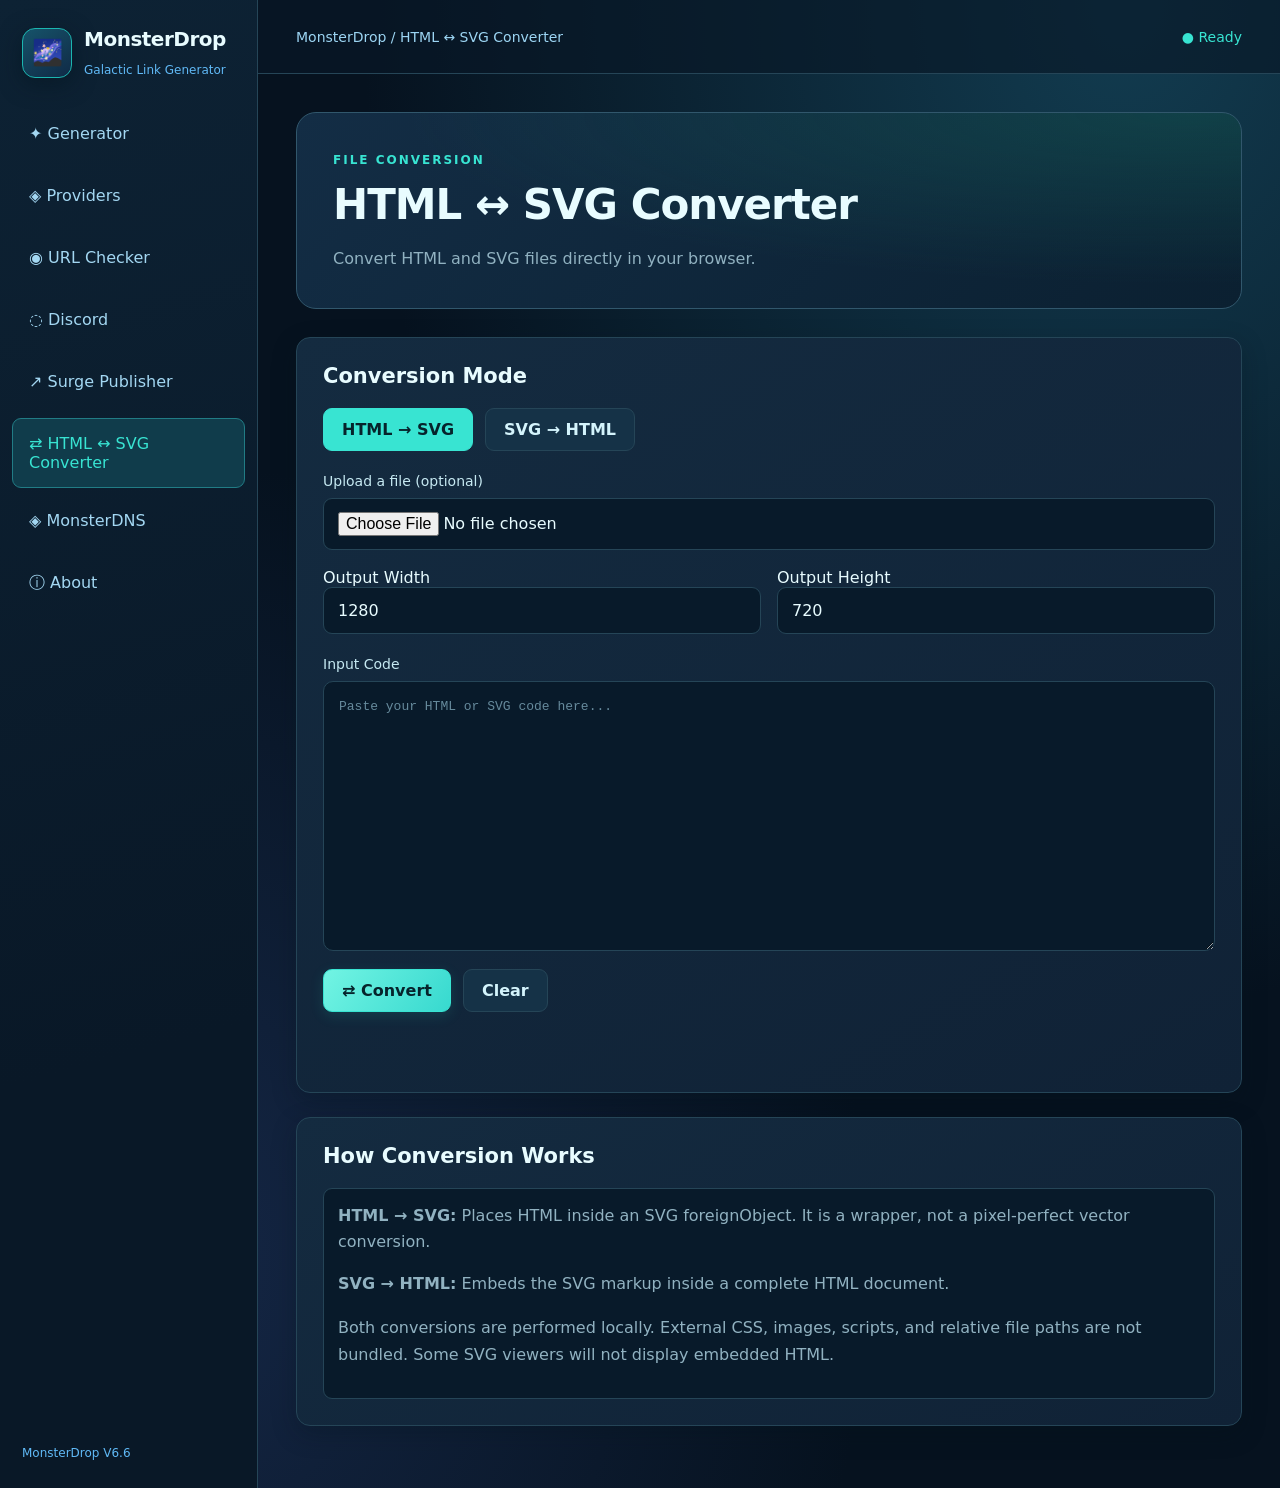
<file: s3.html>
<!DOCTYPE html>
<html lang="en">
<head>
<meta charset="UTF-8">
<meta name="viewport" content="width=device-width, initial-scale=1">
<meta name="theme-color" content="#081824">
<title>MonsterDrop / HTML SVG Converter</title>
<link rel="stylesheet" href="./style.css?v=65">
<style>
.converter-nav {
  display:block;
  width:100%;
  min-height:55px;
  padding:15px 16px;
  border:1px solid transparent;
  border-radius:9px;
  background:transparent;
  color:#a3d7f2;
  text-decoration:none;
  font-size:16px;
}
.converter-nav:hover { background:#102d3c; }
.converter-nav.active {
  color:#38e4d2;
  background:#103c4b;
  border-color:#217c85;
}
.converter-tabs {
  display:flex;
  gap:12px;
  margin-bottom:22px;
  flex-wrap:wrap;
}
.converter-tabs button.active {
  background:#38e4d2;
  border-color:#38e4d2;
  color:#06232b;
}
.converter-label {
  display:block;
  color:#c6e9f2;
  margin-bottom:9px;
  font-size:14px;
}
.converter-editor {
  display:block;
  width:100%;
  min-height:270px;
  padding:15px;
  background:#081a2a;
  color:#e8fcff;
  border:1px solid #254557;
  border-radius:10px;
  resize:vertical;
  font-family:Consolas,monospace;
  font-size:13px;
  line-height:1.6;
}
.converter-preview {
  width:100%;
  height:340px;
  background:white;
  border:1px solid #254557;
  border-radius:10px;
}
.converter-note {
  margin-top:16px;
  padding:14px;
  background:#081a2a;
  border:1px solid #254557;
  border-radius:9px;
  color:#91b2c1;
  line-height:1.6;
}
.converter-actions {
  display:flex;
  flex-wrap:wrap;
  gap:12px;
  margin-top:18px;
}
.converter-status {
  min-height:24px;
  margin-top:14px;
  color:#91b2c1;
}
.converter-settings {
  display:grid;
  grid-template-columns:repeat(2,minmax(0,1fr));
  gap:16px;
  margin-top:18px;
}
@media(max-width:700px) {
  .converter-settings { grid-template-columns:1fr; }
}
</style>
</head>
<body>
<div class="app">
<aside class="sidebar">
  <div class="brand">
    <div class="brand-icon">🌌</div>
    <div>
      <h2>MonsterDrop</h2>
      <small>Galactic Link Generator</small>
    </div>
  </div>
  <nav>
    <a class="converter-nav" href="./index.html">✦ Generator</a>
    <a class="converter-nav" href="./index.html#presets">◈ Providers</a>
    <a class="converter-nav" href="./index.html#checker">◉ URL Checker</a>
    <a class="converter-nav" href="./index.html#discord">◌ Discord</a>
    <a class="converter-nav" href="./index.html#publisher">↗ Surge Publisher</a>
    <a class="converter-nav active" href="./s3.html">⇄ HTML ↔ SVG Converter</a>
    <a class="converter-nav" href="./freedns-batch.html">◈ MonsterDNS</a>
    <a class="converter-nav" href="./index.html#about">ⓘ About</a>
  </nav>
  <div class="sidebar-bottom">MonsterDrop V6.6</div>
</aside>

<main class="main">
<header class="topbar">
  <span>MonsterDrop / HTML ↔ SVG Converter</span>
  <span class="status">● Ready</span>
</header>

<div class="content">
  <div class="heading">
    <span class="eyebrow">FILE CONVERSION</span>
    <h1>HTML ↔ SVG Converter</h1>
    <p>Convert HTML and SVG files directly in your browser.</p>
  </div>

  <section class="panel">
    <h2>Conversion Mode</h2>
    <div class="converter-tabs">
      <button id="htmlMode" class="secondary active"
              type="button">HTML → SVG</button>
      <button id="svgMode" class="secondary"
              type="button">SVG → HTML</button>
    </div>

    <label class="converter-label" for="fileInput">
      Upload a file (optional)
    </label>
    <input id="fileInput" type="file" accept=".html,.htm,.svg,text/html,image/svg+xml">

    <div class="converter-settings">
      <label>Output Width
        <input id="outputWidth" type="number" min="1" max="8192" value="1280">
      </label>
      <label>Output Height
        <input id="outputHeight" type="number" min="1" max="8192" value="720">
      </label>
    </div>

    <div style="margin-top:22px">
      <label class="converter-label" for="sourceCode">Input Code</label>
      <textarea id="sourceCode" class="converter-editor"
        spellcheck="false"
        placeholder="Paste your HTML or SVG code here..."></textarea>
    </div>

    <div class="converter-actions">
      <button id="convertBtn" class="primary" type="button">
        ⇄ Convert
      </button>
      <button id="clearBtn" class="secondary" type="button">
        Clear
      </button>
    </div>
    <p id="status" class="converter-status" role="status"></p>
  </section>

  <section id="resultPanel" class="panel" hidden>
    <h2>Converted Output</h2>
    <label class="converter-label" for="outputCode">Generated Code</label>
    <textarea id="outputCode" class="converter-editor"
              readonly spellcheck="false"></textarea>

    <div class="converter-actions">
      <button id="copyBtn" class="secondary" type="button">
        Copy Code
      </button>
      <button id="downloadBtn" class="primary" type="button">
        Download File
      </button>
    </div>
  </section>

  <section id="previewPanel" class="panel" hidden>
    <h2>Preview</h2>
    <iframe id="previewFrame" class="converter-preview"
      sandbox="" title="Converted file preview"></iframe>
    <p class="muted">
      Preview uses a restricted iframe. Scripts, network resources,
      and some SVG features may not work.
    </p>
  </section>

  <section class="panel">
    <h2>How Conversion Works</h2>
    <div class="converter-note">
      <strong>HTML → SVG:</strong> Places HTML inside an SVG
      foreignObject. It is a wrapper, not a pixel-perfect vector
      conversion.
      <p>
        <strong>SVG → HTML:</strong> Embeds the SVG markup inside
        a complete HTML document.
      </p>
      <p>
        Both conversions are performed locally. External CSS,
        images, scripts, and relative file paths are not bundled.
        Some SVG viewers will not display embedded HTML.
      </p>
    </div>
  </section>
</div>
</main>
</div>

<script>
"use strict";

const $ = id => document.getElementById(id);

let mode = "html";
let outputText = "";
let outputExtension = "svg";

function setStatus(text, error = false) {
  $("status").textContent = text;
  $("status").style.color = error ? "#ff9db1" : "#91b2c1";
}

function setMode(nextMode) {
  mode = nextMode;
  $("htmlMode").classList.toggle("active", mode === "html");
  $("svgMode").classList.toggle("active", mode === "svg");
  $("fileInput").value = "";
  $("fileInput").accept = mode === "html"
    ? ".html,.htm,text/html"
    : ".svg,image/svg+xml";
  $("sourceCode").value = "";
  $("resultPanel").hidden = true;
  $("previewPanel").hidden = true;
  $("previewFrame").removeAttribute("srcdoc");
  outputText = "";
  setStatus("");
}

function getDimensions() {
  const width = Number($("outputWidth").value);
  const height = Number($("outputHeight").value);

  if (!Number.isInteger(width) || width < 1 || width > 8192 ||
      !Number.isInteger(height) || height < 1 || height > 8192) {
    throw new Error("Width and height must be between 1 and 8192.");
  }
  return { width, height };
}

function escapeXmlAttribute(value) {
  return String(value)
    .replace(/&/g, "&amp;")
    .replace(/"/g, "&quot;")
    .replace(/</g, "&lt;");
}

function htmlToSvg(source, width, height) {
  const parser = new DOMParser();
  const doc = parser.parseFromString(source, "text/html");

  // Serialize the body into XML-compatible markup.
  // Scripts are removed because this converter does not
  // package executable web applications.
  doc.querySelectorAll(
    "script, iframe, object, embed, base, meta[http-equiv='refresh']"
  ).forEach(element => element.remove());

  doc.querySelectorAll("*").forEach(element => {
    for (const attr of [...element.attributes]) {
      if (/^on/i.test(attr.name)) {
        element.removeAttribute(attr.name);
      }
    }
  });

  const serializer = new XMLSerializer();
  const bodyMarkup = [...doc.body.childNodes]
    .map(node => serializer.serializeToString(node))
    .join("\n");

  const styles = [...doc.querySelectorAll("style")]
    .map(node => serializer.serializeToString(node))
    .join("\n");

  const safeWidth = escapeXmlAttribute(width);
  const safeHeight = escapeXmlAttribute(height);

  return [
    '<svg xmlns="http://www.w3.org/2000/svg"',
    '     xmlns:xhtml="http://www.w3.org/1999/xhtml"',
    '     width="' + safeWidth + '"',
    '     height="' + safeHeight + '"',
    '     viewBox="0 0 ' + safeWidth + ' ' + safeHeight + '">',
    '  <foreignObject width="100%" height="100%">',
    '    <xhtml:div xmlns:xhtml="http://www.w3.org/1999/xhtml"',
    '      style="width:100%;height:100%;overflow:auto;',
    'background:white;color:black;">',
    styles,
    bodyMarkup,
    '    </xhtml:div>',
    '  </foreignObject>',
    '</svg>'
  ].join("\n");
}

function svgToHtml(source) {
  const parser = new DOMParser();
  const doc = parser.parseFromString(source, "image/svg+xml");

  if (doc.querySelector("parsererror")) {
    throw new Error("Invalid SVG markup.");
  }

  if (doc.documentElement.localName !== "svg") {
    throw new Error("Input must contain an SVG root element.");
  }

  // Embed SVG as markup; do not execute its scripts.
  doc.querySelectorAll("script, foreignObject, iframe")
    .forEach(element => element.remove());

  doc.querySelectorAll("*").forEach(element => {
    for (const attr of [...element.attributes]) {
      if (/^on/i.test(attr.name)) {
        element.removeAttribute(attr.name);
      }
    }
  });

  const svgMarkup = new XMLSerializer()
    .serializeToString(doc.documentElement);

  return [
    "<!DOCTYPE html>",
    '<html lang="en">',
    "<head>",
    '<meta charset="UTF-8">',
    '<meta name="viewport" content="width=device-width, initial-scale=1">',
    "<title>Converted SVG</title>",
    "<style>",
    "body { margin:0; min-height:100vh;",
    "display:grid; place-items:center; background:#fff; }",
    "svg { max-width:100%; height:auto; }",
    "</style>",
    "</head>",
    "<body>",
    svgMarkup,
    "</body>",
    "</html>"
  ].join("\n");
}

$("htmlMode").addEventListener("click", () => setMode("html"));
$("svgMode").addEventListener("click", () => setMode("svg"));

$("fileInput").addEventListener("change", async event => {
  const file = event.target.files[0];
  if (!file) return;

  const valid = mode === "html"
    ? /\.html?$/i.test(file.name)
    : /\.svg$/i.test(file.name);

  if (!valid) {
    setStatus("Please choose the correct file type.", true);
    return;
  }

  if (file.size > 5 * 1024 * 1024) {
    setStatus("Maximum file size is 5 MB.", true);
    return;
  }

  try {
    $("sourceCode").value = await file.text();
    setStatus("Loaded " + file.name);
  } catch {
    setStatus("Could not read the selected file.", true);
  }
});

$("convertBtn").addEventListener("click", () => {
  const source = $("sourceCode").value.trim();

  if (!source) {
    setStatus("Please upload a file or paste code first.", true);
    return;
  }

  try {
    const { width, height } = getDimensions();

    if (mode === "html") {
      outputText = htmlToSvg(source, width, height);
      outputExtension = "svg";
    } else {
      outputText = svgToHtml(source);
      outputExtension = "html";
    }

    $("outputCode").value = outputText;
    $("resultPanel").hidden = false;
    $("previewPanel").hidden = false;
    $("previewFrame").srcdoc = outputExtension === "html"
      ? outputText
      : '<!DOCTYPE html><html><body style="margin:0">' +
        '<img alt="SVG preview" style="max-width:100%" src="' +
        'data:image/svg+xml;charset=utf-8,' +
        encodeURIComponent(outputText) +
        '"></body></html>';

    setStatus("Conversion completed.");
  } catch (error) {
    $("resultPanel").hidden = true;
    $("previewPanel").hidden = true;
    setStatus(error.message, true);
  }
});

$("copyBtn").addEventListener("click", async () => {
  if (!outputText) return;
  try {
    await navigator.clipboard.writeText(outputText);
    setStatus("Converted code copied.");
  } catch {
    setStatus("Copy failed. Select and copy the output manually.", true);
  }
});

$("downloadBtn").addEventListener("click", () => {
  if (!outputText) return;

  const mime = outputExtension === "svg"
    ? "image/svg+xml"
    : "text/html";

  const blob = new Blob([outputText], {
    type: mime + ";charset=utf-8"
  });

  const url = URL.createObjectURL(blob);
  const anchor = document.createElement("a");
  anchor.href = url;
  anchor.download = "monsterdrop-converted." + outputExtension;
  document.body.appendChild(anchor);
  anchor.click();
  anchor.remove();

  setTimeout(() => URL.revokeObjectURL(url), 1000);
});

$("clearBtn").addEventListener("click", () => {
  $("sourceCode").value = "";
  $("fileInput").value = "";
  $("outputCode").value = "";
  $("resultPanel").hidden = true;
  $("previewPanel").hidden = true;
  $("previewFrame").removeAttribute("srcdoc");
  outputText = "";
  setStatus("");
});
</script>
</body>
</html>
</file>
<file: style.css>
/* ==========================================
   MonsterDrop V6.4.1
   Galactic Aqua Theme
   ========================================== */

:root {
  --bg: #06121f;
  --sidebar: #091827;
  --panel: #102336;
  --input: #081a2a;
  --border: #254557;
  --text: #e8fcff;
  --muted: #91b2c1;
  --aqua: #38e4d2;
  --aqua-dark: #1bb6b0;
  --blue: #60b9f6;
  --danger: #ff9db1;
}

* {
  box-sizing: border-box;
}

html {
  min-height: 100%;
}

body {
  margin: 0;
  min-height: 100vh;
  color: var(--text);
  font-family: Arial, Helvetica, sans-serif;
  background:
    radial-gradient(
      ellipse at 80% 0%,
      #103c50 0%,
      transparent 48%
    ),
    radial-gradient(
      ellipse at 0% 100%,
      #10384b 0%,
      transparent 48%
    ),
    var(--bg);
}

button,
input,
select,
textarea {
  font: inherit;
}

button {
  cursor: pointer;
}

button:disabled {
  opacity: 0.5;
  cursor: not-allowed;
}

/* ==========================================
   Page Visibility
   ========================================== */

[hidden] {
  display: none !important;
}

#generatorView:not([hidden]),
#presetsView:not([hidden]),
#checkerView:not([hidden]),
#aboutView:not([hidden]) {
  display: block;
  width: 100%;
}

/* ==========================================
   Main Layout
   ========================================== */

.app {
  display: flex;
  min-height: 100vh;
}

.sidebar {
  width: 258px;
  min-width: 258px;
  min-height: 100vh;
  background: var(--sidebar);
  border-right: 1px solid var(--border);
  display: flex;
  flex-direction: column;
  padding: 22px 12px;
}

.brand {
  display: flex;
  align-items: center;
  gap: 12px;
  padding: 5px 10px 30px;
}

.brand-icon {
  width: 50px;
  height: 50px;
  display: grid;
  place-items: center;
  border: 1px solid var(--aqua-dark);
  border-radius: 13px;
  background: #103c4c;
  font-size: 25px;
}

.brand h2 {
  margin: 0 0 8px;
  font-size: 20px;
  letter-spacing: -0.5px;
}

.brand small {
  color: var(--blue);
  font-size: 12px;
}

.sidebar nav {
  display: flex;
  flex-direction: column;
  gap: 7px;
}

.nav {
  display: block;
  width: 100%;
  min-height: 55px;
  padding: 15px 16px;
  border: 1px solid transparent;
  border-radius: 9px;
  background: transparent;
  color: #a3d7f2;
  text-align: left;
  font-size: 16px;
}

.nav:hover {
  background: #102d3c;
}

.nav.active {
  color: var(--aqua);
  background: #103c4b;
  border-color: #217c85;
}

.sidebar-bottom {
  margin-top: auto;
  padding: 20px 10px 6px;
  color: var(--blue);
  font-size: 12px;
}

.main {
  flex: 1;
  min-width: 0;
}

.topbar {
  min-height: 74px;
  padding: 20px 38px;
  display: flex;
  justify-content: space-between;
  align-items: center;
  border-bottom: 1px solid var(--border);
  color: #9cd5f3;
  font-size: 14px;
}

.status {
  color: var(--aqua);
}

.content {
  width: 100%;
  max-width: 1350px;
  margin: 0 auto;
  padding: 38px;
}

/* ==========================================
   Headings and Cards
   ========================================== */

.heading {
  margin-bottom: 28px;
}

.eyebrow {
  color: var(--aqua);
  font-size: 12px;
  font-weight: 700;
  letter-spacing: 2px;
}

.heading h1 {
  margin: 12px 0;
  font-size: clamp(30px, 4vw, 42px);
  letter-spacing: -1px;
}

.heading p {
  max-width: 750px;
  color: var(--muted);
  line-height: 1.7;
}

.stats {
  display: grid;
  grid-template-columns: repeat(3, minmax(0, 1fr));
  gap: 16px;
  margin-bottom: 24px;
}

.stat {
  padding: 22px;
  border: 1px solid var(--border);
  border-radius: 12px;
  background: var(--panel);
}

.stat span {
  display: block;
  margin-bottom: 10px;
  color: var(--muted);
  font-size: 13px;
}

.stat strong {
  font-size: 27px;
  color: var(--aqua);
}

.panel {
  margin-bottom: 24px;
  padding: 26px;
  border: 1px solid var(--border);
  border-radius: 14px;
  background: rgba(16, 35, 54, 0.96);
}

.panel h2 {
  margin: 0 0 20px;
  font-size: 21px;
}

.panel p {
  line-height: 1.7;
}

.muted {
  color: var(--muted);
}

/* ==========================================
   Forms
   ========================================== */

.form-grid {
  display: grid;
  grid-template-columns: repeat(2, minmax(0, 1fr));
  gap: 18px;
}

.form-grid label,
.panel > label {
  display: flex;
  flex-direction: column;
  gap: 9px;
  color: #c6e9f2;
  font-size: 14px;
}

.form-grid .full,
label.full {
  grid-column: 1 / -1;
}

input:not([type="checkbox"]),
select,
textarea {
  width: 100%;
  min-width: 0;
  padding: 13px 14px;
  color: var(--text);
  background: var(--input);
  border: 1px solid var(--border);
  border-radius: 9px;
  outline: none;
}

input:focus,
select:focus,
textarea:focus {
  border-color: var(--aqua);
  box-shadow: 0 0 0 2px rgba(56, 228, 210, 0.12);
}

textarea {
  resize: vertical;
  min-height: 180px;
  line-height: 1.6;
}

input::placeholder,
textarea::placeholder {
  color: #668a9c;
}

.provider-heading {
  margin: 30px 0 16px;
}

.provider-heading h2 {
  margin: 0 0 8px;
}

.provider-heading p {
  margin: 0;
}

.provider-grid {
  display: grid;
  grid-template-columns: repeat(3, minmax(0, 1fr));
  gap: 12px;
}

.provider-option {
  display: flex;
  align-items: center;
  gap: 10px;
  min-width: 0;
  padding: 14px;
  border: 1px solid var(--border);
  border-radius: 9px;
  background: var(--input);
  color: #c4e5f0;
  cursor: pointer;
  overflow-wrap: anywhere;
}

.provider-option.selected {
  border-color: var(--aqua-dark);
  background: #103b47;
}

.provider-option input {
  flex-shrink: 0;
  accent-color: var(--aqua);
}

.selection-actions,
.actions {
  display: flex;
  flex-wrap: wrap;
  gap: 12px;
  margin-top: 22px;
}

.primary,
.secondary,
.link-item button {
  min-height: 43px;
  padding: 11px 18px;
  border-radius: 9px;
  font-weight: 600;
}

.primary {
  border: 1px solid var(--aqua);
  background: var(--aqua);
  color: #06232b;
}

.primary:hover:not(:disabled) {
  background: #74f2e4;
}

.secondary,
.link-item button {
  border: 1px solid var(--border);
  background: #153247;
  color: #d4f4fc;
}

.secondary:hover:not(:disabled),
.link-item button:hover:not(:disabled) {
  border-color: var(--aqua-dark);
}

.extras {
  margin-top: 24px;
}

.error {
  margin-top: 18px;
  padding: 14px;
  border: 1px solid #a64d64;
  border-radius: 8px;
  background: #402232;
  color: var(--danger);
}

/* ==========================================
   Results
   ========================================== */

.results-header {
  display: flex;
  align-items: center;
  justify-content: space-between;
  flex-wrap: wrap;
  gap: 15px;
  margin-bottom: 20px;
}

.results-header h2 {
  margin-bottom: 8px;
}

.results-header p {
  margin: 0;
}

.link-list {
  display: flex;
  flex-direction: column;
  gap: 10px;
}

.link-item {
  display: flex;
  align-items: center;
  justify-content: space-between;
  gap: 14px;
  min-width: 0;
  padding: 15px;
  border: 1px solid var(--border);
  border-radius: 9px;
  background: var(--input);
}

.link-info {
  display: flex;
  flex-direction: column;
  gap: 8px;
  min-width: 0;
  overflow-wrap: anywhere;
}

.link-info small {
  color: var(--muted);
}

.link-info a {
  color: var(--aqua);
  text-decoration: none;
  overflow-wrap: anywhere;
}

.link-info a:hover {
  text-decoration: underline;
}

.link-item button {
  flex-shrink: 0;
}

.pagination {
  display: flex;
  align-items: center;
  justify-content: center;
  flex-wrap: wrap;
  gap: 18px;
  margin-top: 24px;
}

/* ==========================================
   Provider Presets
   ========================================== */

.preset-grid {
  display: grid;
  grid-template-columns: repeat(3, minmax(0, 1fr));
  gap: 16px;
}

.preset-card {
  display: flex;
  flex-direction: column;
  align-items: flex-start;
  gap: 12px;
  padding: 22px;
  border: 1px solid var(--border);
  border-radius: 12px;
  background: var(--panel);
  color: var(--text);
  text-align: left;
}

.preset-card:hover {
  border-color: var(--aqua);
}

.preset-card strong {
  font-size: 16px;
}

.preset-card span {
  color: var(--muted);
  font-size: 13px;
}

/* ==========================================
   URL Checker
   ========================================== */

#checkerView {
  min-height: 400px;
}

#checkerView .panel {
  width: 100%;
}

#checkerInput {
  margin-top: 10px;
  min-height: 210px;
}

#checkerStatus {
  margin-top: 18px;
}

#checkerList .link-item {
  align-items: flex-start;
}

/* ==========================================
   Responsive Layout
   ========================================== */

@media (max-width: 1000px) {
  .provider-grid,
  .preset-grid {
    grid-template-columns: repeat(2, minmax(0, 1fr));
  }

  .content {
    padding: 28px;
  }
}

@media (max-width: 700px) {
  .app {
    flex-direction: column;
  }

  .sidebar {
    width: 100%;
    min-width: 0;
    min-height: auto;
    padding: 14px;
  }

  .brand {
    padding-bottom: 16px;
  }

  .sidebar nav {
    flex-direction: row;
    flex-wrap: wrap;
  }

  .nav {
    width: auto;
    flex: 1 1 130px;
    min-height: 45px;
    text-align: center;
    font-size: 14px;
  }

  .sidebar-bottom {
    display: none;
  }

  .topbar {
    min-height: 60px;
    padding: 16px;
  }

  .content {
    padding: 18px;
  }

  .stats {
    grid-template-columns: 1fr;
  }

  .form-grid,
  .provider-grid,
  .preset-grid {
    grid-template-columns: 1fr;
  }

  .panel {
    padding: 18px;
  }

  .link-item {
    align-items: flex-start;
    flex-direction: column;
  }
}

/* Shared tool layout, including narrow Google Sites embeds. */
body {
  font-family: system-ui, -apple-system, "Segoe UI", sans-serif;
  background:
    radial-gradient(ellipse at 88% 0%, #123c50, transparent 48%),
    radial-gradient(ellipse at 12% 85%, #152746, transparent 45%),
    var(--bg);
}

.sidebar {
  background: linear-gradient(165deg, #0d2234, var(--sidebar) 70%);
}

.brand-icon {
  background: linear-gradient(145deg, #16536a, #102a46);
  box-shadow: 0 6px 22px #04131e80;
}

.topbar {
  background: #081827a8;
}

.heading {
  padding: clamp(20px, 4vw, 36px);
  border: 1px solid #31576c;
  border-radius: 20px;
  background:
    radial-gradient(ellipse at 95% 0%, #17726760, transparent 62%),
    linear-gradient(135deg, #132d45, #0b2031);
}

.heading h1 {
  font-size: clamp(26px, 4vw, 42px);
}

.heading p:last-child {
  margin-bottom: 0;
}

.panel, .stat, .preset-card {
  background: linear-gradient(150deg, #142b40, #102236);
  box-shadow: 0 8px 24px #03111b45;
}

.panel a:not(.primary):not(.secondary) {
  color: #7eece0;
}

:where(a, button, input, select, textarea):focus-visible {
  outline: 2px solid #8ff5eb;
  outline-offset: 3px;
}

.primary {
  background: linear-gradient(125deg, #72f4e3, #37d9cf);
  box-shadow: 0 4px 14px #21cfb824;
}

@media (max-width: 700px) {
  .sidebar nav {
    display: grid;
    grid-template-columns: repeat(2, minmax(0, 1fr));
    gap: 6px;
  }

  .sidebar nav :is(.nav, .converter-nav) {
    display: flex;
    align-items: center;
    justify-content: center;
    min-width: 0;
    min-height: 42px;
    padding: 8px;
    font-size: 13px;
    text-align: center;
  }

  .stats {
    grid-template-columns: repeat(3, minmax(0, 1fr));
    gap: 8px;
  }

  .stat {
    min-width: 0;
    padding: 10px 8px;
  }

  .stat span { font-size: 11px; }
  .stat strong { font-size: clamp(15px, 4vw, 22px); }
}
</file>
